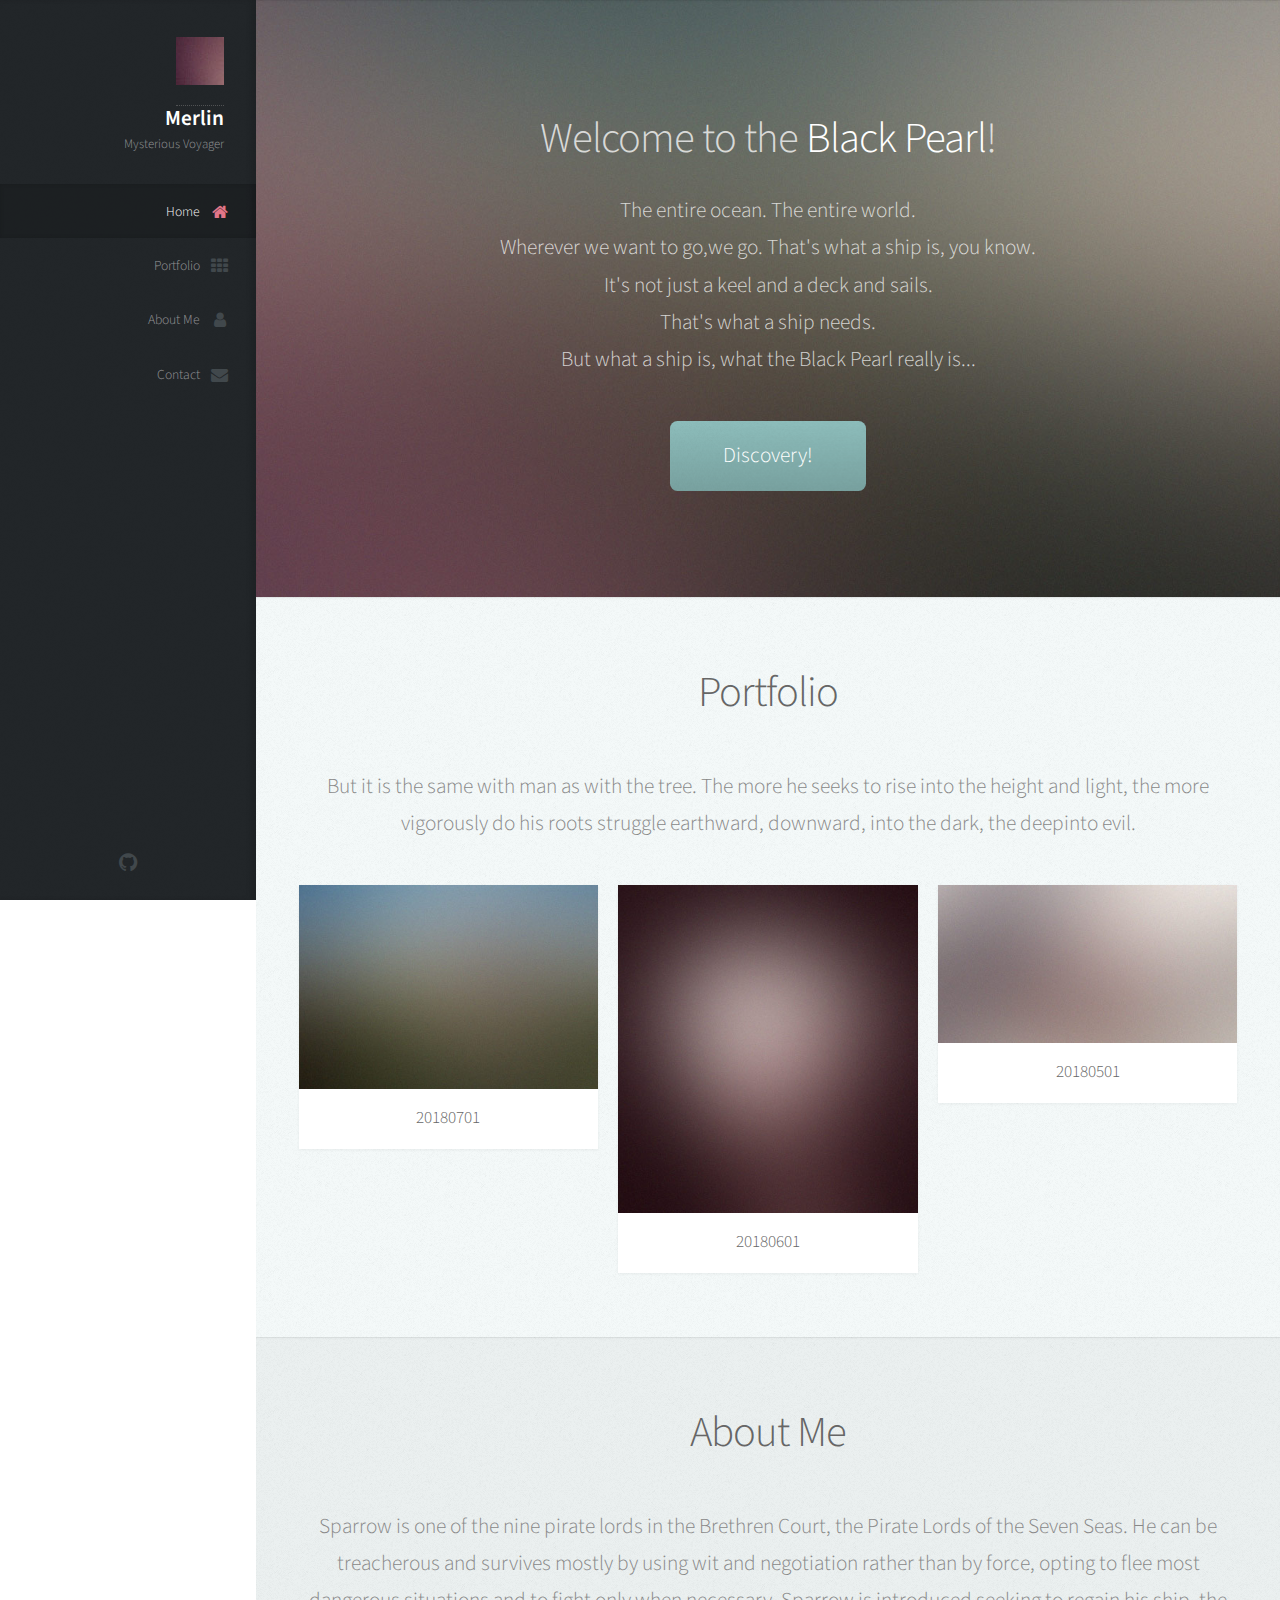
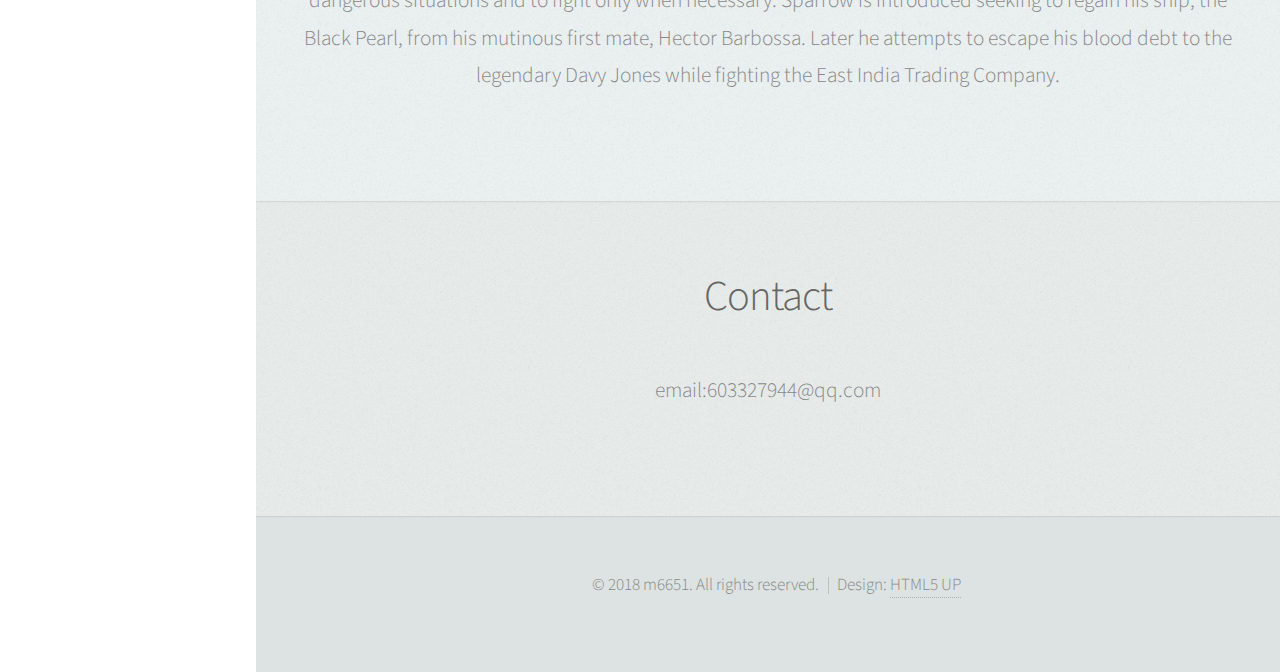
<file: index.html>
﻿<!DOCTYPE HTML>
<!--
	Prologue by HTML5 UP
	html5up.net | @ajlkn
	Free for personal and commercial use under the CCA 3.0 license (html5up.net/license)
    Personalised by MERLIN, 2018.7.1
-->
<html>
	<head>
		<title>Merlin HomePage</title>
		<meta charset="utf-8" />
		<meta name="viewport" content="width=device-width, initial-scale=1, user-scalable=no" />
		<link rel="stylesheet" href="assets/css/main.css" />
	</head>
	<body class="is-preload">

		<!-- Header -->
			<div id="header">

				<div class="top">

					<!-- Logo -->
						<div id="logo">
							<a href="https://m6651.github.io"><span class="image avatar48"><img src="images/avatar.jpg" alt="" /></span></a>
                            <a href="#about" id="about-link"><h1 id="title">Merlin</h1></a>
							<p>Mysterious Voyager</p>
						</div>

					<!-- Nav -->
						<nav id="nav">
							<ul>
								<li><a href="#top" id="top-link"><span class="icon fa-home">Home</span></a></li>
								<li><a href="#portfolio" id="portfolio-link"><span class="icon fa-th">Portfolio</span></a></li>
								<li><a href="#about" id="about-link"><span class="icon fa-user">About Me</span></a></li>
								<li><a href="#contact" id="contact-link"><span class="icon fa-envelope">Contact</span></a></li>
							</ul>
						</nav>

				</div>

				<div class="bottom">

					<!-- Social Icons -->
						<ul class="icons">
                            <li><a href="https://github.com/m6651" class="icon fa-github"><span class="label">Github</span></a></li>
							<!-- Back up
                            <li><a href="#" class="icon fa-twitter"><span class="label">Twitter</span></a></li>
							<li><a href="#" class="icon fa-facebook"><span class="label">Facebook</span></a></li>
							<li><a href="#" class="icon fa-dribbble"><span class="label">Dribbble</span></a></li>
							<li><a href="#" class="icon fa-envelope"><span class="label">Email</span></a></li>
                            -->
						</ul>

				</div>

			</div>

		<!-- Main -->
			<div id="main">

				<!-- Intro -->
					<section id="top" class="one dark cover">
						<div class="container">

							<header>
								<h2 class="alt">Welcome to the <strong>Black Pearl</strong>!</h2>
								<p>The entire ocean. The entire world.<br />
                                Wherever we want to go,we go. That's what a ship is, you know.<br />
                                It's not just a keel and a deck and sails.<br />
                                That's what a ship needs.<br />
                                But what a ship is, what the Black Pearl really is...<br /></p>
							</header>

							<footer>
								<a href="#portfolio" class="button scrolly">Discovery!</a>
							</footer>

						</div>
					</section>

				<!-- Portfolio -->
					<section id="portfolio" class="two">
						<div class="container">

							<header>
								<h2>Portfolio</h2>
							</header>

							<p>But it is the same with man as with the tree. 
                            The more he seeks to rise into the height and light, 
                            the more vigorously do his roots struggle earthward, 
                            downward, into the dark, the deepinto evil.</p>

							<div class="row">
								<div class="col-4 col-12-mobile">
									<article class="item">
										<a href="#" class="image fit"><img src="images/pic02.jpg" alt="" /></a>
										<header>
											<h3>20180701</h3>
										</header>
									</article>
								</div>
								<div class="col-4 col-12-mobile">
									<article class="item">
										<a href="#" class="image fit"><img src="images/pic04.jpg" alt="" /></a>
										<header>
											<h3>20180601</h3>
										</header>
									</article>
								</div>
								<div class="col-4 col-12-mobile">
									<article class="item">
										<a href="#" class="image fit"><img src="images/pic06.jpg" alt="" /></a>
										<header>
											<h3>20180501</h3>
										</header>
									</article>
							    </div>
							</div>

						</div>
					</section>

				<!-- About Me -->
					<section id="about" class="three">
						<div class="container">

							<header>
								<h2>About Me</h2>
							</header>
                            <p>Sparrow is one of the nine pirate lords in the Brethren Court, 
                            the Pirate Lords of the Seven Seas. 
                            He can be treacherous and survives mostly by using wit and negotiation rather than by force, 
                            opting to flee most dangerous situations and to fight only when necessary. 
                            Sparrow is introduced seeking to regain his ship, the Black Pearl, 
                            from his mutinous first mate, Hector Barbossa. 
                            Later he attempts to escape his blood debt to the legendary Davy Jones while fighting the East India Trading Company.</p>
						</div>
					</section>

				<!-- Contact -->
					<section id="contact" class="four">
						<div class="container">

							<header>
								<h2>Contact</h2>
							</header>
							<p>email:603327944@qq.com</p>
                        </div>
					</section>

			</div>

		<!-- Footer -->
			<div id="footer">

				<!-- Copyright -->
					<ul class="copyright">
						<li>&copy; 2018 m6651. All rights reserved.</li><li>Design: <a href="http://html5up.net">HTML5 UP</a></li>
					</ul>

			</div>

		<!-- Scripts -->
			<script src="assets/js/jquery.min.js"></script>
			<script src="assets/js/jquery.scrolly.min.js"></script>
			<script src="assets/js/jquery.scrollex.min.js"></script>
			<script src="assets/js/browser.min.js"></script>
			<script src="assets/js/breakpoints.min.js"></script>
			<script src="assets/js/util.js"></script>
			<script src="assets/js/main.js"></script>

	</body>
</html>
</file>
<file: assets/css/main.css>
@import url("font-awesome.min.css");
@import url("https://fonts.googleapis.com/css?family=Source+Sans+Pro:300,300italic,400,600");

/*
	Prologue by HTML5 UP
	html5up.net | @ajlkn
	Free for personal and commercial use under the CCA 3.0 license (html5up.net/license)
*/

html, body, div, span, applet, object,
iframe, h1, h2, h3, h4, h5, h6, p, blockquote,
pre, a, abbr, acronym, address, big, cite,
code, del, dfn, em, img, ins, kbd, q, s, samp,
small, strike, strong, sub, sup, tt, var, b,
u, i, center, dl, dt, dd, ol, ul, li, fieldset,
form, label, legend, table, caption, tbody,
tfoot, thead, tr, th, td, article, aside,
canvas, details, embed, figure, figcaption,
footer, header, hgroup, menu, nav, output, ruby,
section, summary, time, mark, audio, video {
	margin: 0;
	padding: 0;
	border: 0;
	font-size: 100%;
	font: inherit;
	vertical-align: baseline;}

article, aside, details, figcaption, figure,
footer, header, hgroup, menu, nav, section {
	display: block;}

body {
	line-height: 1;
}

ol, ul {
	list-style: none;
}

blockquote, q {
	quotes: none;
}

	blockquote:before, blockquote:after, q:before, q:after {
		content: '';
		content: none;
	}

table {
	border-collapse: collapse;
	border-spacing: 0;
}

body {
	-webkit-text-size-adjust: none;
}

mark {
	background-color: transparent;
	color: inherit;
}

input::-moz-focus-inner {
	border: 0;
	padding: 0;
}

input, select, textarea {
	-moz-appearance: none;
	-webkit-appearance: none;
	-ms-appearance: none;
	appearance: none;
}

/* Basic */

	html {
		box-sizing: border-box;
	}

	*, *:before, *:after {
		box-sizing: inherit;
	}

	body {
		background: #fff;
		font-family: 'Source Sans Pro', sans-serif;
		font-size: 19pt;
		font-weight: 300;
		line-height: 1.75em;
		color: #888;
	}

		body.is-preload *, body.is-preload *:before, body.is-preload *:after {
			-moz-animation: none !important;
			-webkit-animation: none !important;
			-ms-animation: none !important;
			animation: none !important;
			-moz-transition: none !important;
			-webkit-transition: none !important;
			-ms-transition: none !important;
			transition: none !important;
		}

	input, textarea, select {
		font-family: 'Source Sans Pro', sans-serif;
		font-size: 19pt;
		font-weight: 300;
		line-height: 1.75em;
		color: #888;
	}

	h1, h2, h3, h4, h5, h6 {
		font-weight: 300;
		color: #666;
		line-height: 1.5em;
	}

	h1 a, h2 a, h3 a, h4 a, h5 a, h6 a {
		color: inherit;
		text-decoration: none;
	}

		h1 a strong, h2 a strong, h3 a strong, h4 a strong, h5 a strong, h6 a strong {
			color: #333;
		}

	h2 {
		font-size: 2em;
		letter-spacing: -1px;
	}

		h2.alt {
			color: #888;
		}

			h2.alt strong {
				color: #666;
			}

	h3 {
		font-size: 1.5em;
	}

	header {
		margin: 0 0 2em 0;
	}

		header > p {
			margin: 1em 0 0 0;
		}

	footer {
		margin: 2em 0 0 0;
	}

	strong, b {
		font-weight: 300;
		color: #666;
	}

	em, i {
		font-style: italic;
	}

	a {
		text-decoration: none;
		color: inherit;
		border-bottom: dotted 1px rgba(128, 128, 128, 0.5);
		-moz-transition: color 0.35s ease-in-out, border-bottom-color 0.35s ease-in-out;
		-webkit-transition: color 0.35s ease-in-out, border-bottom-color 0.35s ease-in-out;
		-ms-transition: color 0.35s ease-in-out, border-bottom-color 0.35s ease-in-out;
		transition: color 0.35s ease-in-out, border-bottom-color 0.35s ease-in-out;
		outline: 0;
	}

		a:hover {
			color: #E27689;
			border-bottom-color: rgba(255, 255, 255, 0);
		}

	sub {
		position: relative;
		top: 0.5em;
		font-size: 0.8em;
	}

	sup {
		position: relative;
		top: -0.5em;
		font-size: 0.8em;
	}

	hr {
		border: 0;
		border-top: solid 1px #ddd;
	}

	blockquote {
		border-left: solid 0.5em #ddd;
		padding: 1em 0 1em 2em;
		font-style: italic;
	}

	p, ul, ol, dl, table {
		margin-bottom: 2em;
	}

	br.clear {
		clear: both;
	}

/* Container */

	.container {
		margin: 0 auto;
		max-width: 100%;
		width: 1400px;
	}

		@media screen and (min-width: 961px) and (max-width: 1880px) {

			.container {
				width: 1200px;
			}

		}

		@media screen and (min-width: 961px) and (max-width: 1620px) {

			.container {
				width: 960px;
			}

		}

		@media screen and (min-width: 961px) and (max-width: 1320px) {

			.container {
				width: 100%;
			}

		}

		@media screen and (max-width: 960px) {

			.container {
				width: 100%;
			}

		}

		@media screen and (max-width: 736px) {

			.container {
				width: 100%;
			}

		}

/* Row */

	.row {
		display: flex;
		flex-wrap: wrap;
		box-sizing: border-box;
		align-items: stretch;
	}

		.row > * {
			box-sizing: border-box;
		}

		.row.gtr-uniform > * > :last-child {
			margin-bottom: 0;
		}

		.row.aln-left {
			justify-content: flex-start;
		}

		.row.aln-center {
			justify-content: center;
		}

		.row.aln-right {
			justify-content: flex-end;
		}

		.row.aln-top {
			align-items: flex-start;
		}

		.row.aln-middle {
			align-items: center;
		}

		.row.aln-bottom {
			align-items: flex-end;
		}

		.row > .imp {
			order: -1;
		}

		.row > .col-1 {
			width: 8.3333333333%;
		}

		.row > .off-1 {
			margin-left: 8.3333333333%;
		}

		.row > .col-2 {
			width: 16.6666666667%;
		}

		.row > .off-2 {
			margin-left: 16.6666666667%;
		}

		.row > .col-3 {
			width: 25%;
		}

		.row > .off-3 {
			margin-left: 25%;
		}

		.row > .col-4 {
			width: 33.3333333333%;
		}

		.row > .off-4 {
			margin-left: 33.3333333333%;
		}

		.row > .col-5 {
			width: 41.6666666667%;
		}

		.row > .off-5 {
			margin-left: 41.6666666667%;
		}

		.row > .col-6 {
			width: 50%;
		}

		.row > .off-6 {
			margin-left: 50%;
		}

		.row > .col-7 {
			width: 58.3333333333%;
		}

		.row > .off-7 {
			margin-left: 58.3333333333%;
		}

		.row > .col-8 {
			width: 66.6666666667%;
		}

		.row > .off-8 {
			margin-left: 66.6666666667%;
		}

		.row > .col-9 {
			width: 75%;
		}

		.row > .off-9 {
			margin-left: 75%;
		}

		.row > .col-10 {
			width: 83.3333333333%;
		}

		.row > .off-10 {
			margin-left: 83.3333333333%;
		}

		.row > .col-11 {
			width: 91.6666666667%;
		}

		.row > .off-11 {
			margin-left: 91.6666666667%;
		}

		.row > .col-12 {
			width: 100%;
		}

		.row > .off-12 {
			margin-left: 100%;
		}

		.row.gtr-0 {
			margin-top: 0px;
			margin-left: 0px;
		}

			.row.gtr-0 > * {
				padding: 0px 0 0 0px;
			}

			.row.gtr-0.gtr-uniform {
				margin-top: 0px;
			}

				.row.gtr-0.gtr-uniform > * {
					padding-top: 0px;
				}

		.row.gtr-25 {
			margin-top: -10px;
			margin-left: -10px;
		}

			.row.gtr-25 > * {
				padding: 10px 0 0 10px;
			}

			.row.gtr-25.gtr-uniform {
				margin-top: -10px;
			}

				.row.gtr-25.gtr-uniform > * {
					padding-top: 10px;
				}

		.row.gtr-50 {
			margin-top: -20px;
			margin-left: -20px;
		}

			.row.gtr-50 > * {
				padding: 20px 0 0 20px;
			}

			.row.gtr-50.gtr-uniform {
				margin-top: -20px;
			}

				.row.gtr-50.gtr-uniform > * {
					padding-top: 20px;
				}

		.row {
			margin-top: -40px;
			margin-left: -40px;
		}

			.row > * {
				padding: 40px 0 0 40px;
			}

			.row.gtr-uniform {
				margin-top: -40px;
			}

				.row.gtr-uniform > * {
					padding-top: 40px;
				}

		.row.gtr-150 {
			margin-top: -60px;
			margin-left: -60px;
		}

			.row.gtr-150 > * {
				padding: 60px 0 0 60px;
			}

			.row.gtr-150.gtr-uniform {
				margin-top: -60px;
			}

				.row.gtr-150.gtr-uniform > * {
					padding-top: 60px;
				}

		.row.gtr-200 {
			margin-top: -80px;
			margin-left: -80px;
		}

			.row.gtr-200 > * {
				padding: 80px 0 0 80px;
			}

			.row.gtr-200.gtr-uniform {
				margin-top: -80px;
			}

				.row.gtr-200.gtr-uniform > * {
					padding-top: 80px;
				}

		@media screen and (min-width: 961px) and (max-width: 1880px) {

			.row {
				display: flex;
				flex-wrap: wrap;
				box-sizing: border-box;
				align-items: stretch;
			}

				.row > * {
					box-sizing: border-box;
				}

				.row.gtr-uniform > * > :last-child {
					margin-bottom: 0;
				}

				.row.aln-left {
					justify-content: flex-start;
				}

				.row.aln-center {
					justify-content: center;
				}

				.row.aln-right {
					justify-content: flex-end;
				}

				.row.aln-top {
					align-items: flex-start;
				}

				.row.aln-middle {
					align-items: center;
				}

				.row.aln-bottom {
					align-items: flex-end;
				}

				.row > .imp-wide {
					order: -1;
				}

				.row > .col-1-wide {
					width: 8.3333333333%;
				}

				.row > .off-1-wide {
					margin-left: 8.3333333333%;
				}

				.row > .col-2-wide {
					width: 16.6666666667%;
				}

				.row > .off-2-wide {
					margin-left: 16.6666666667%;
				}

				.row > .col-3-wide {
					width: 25%;
				}

				.row > .off-3-wide {
					margin-left: 25%;
				}

				.row > .col-4-wide {
					width: 33.3333333333%;
				}

				.row > .off-4-wide {
					margin-left: 33.3333333333%;
				}

				.row > .col-5-wide {
					width: 41.6666666667%;
				}

				.row > .off-5-wide {
					margin-left: 41.6666666667%;
				}

				.row > .col-6-wide {
					width: 50%;
				}

				.row > .off-6-wide {
					margin-left: 50%;
				}

				.row > .col-7-wide {
					width: 58.3333333333%;
				}

				.row > .off-7-wide {
					margin-left: 58.3333333333%;
				}

				.row > .col-8-wide {
					width: 66.6666666667%;
				}

				.row > .off-8-wide {
					margin-left: 66.6666666667%;
				}

				.row > .col-9-wide {
					width: 75%;
				}

				.row > .off-9-wide {
					margin-left: 75%;
				}

				.row > .col-10-wide {
					width: 83.3333333333%;
				}

				.row > .off-10-wide {
					margin-left: 83.3333333333%;
				}

				.row > .col-11-wide {
					width: 91.6666666667%;
				}

				.row > .off-11-wide {
					margin-left: 91.6666666667%;
				}

				.row > .col-12-wide {
					width: 100%;
				}

				.row > .off-12-wide {
					margin-left: 100%;
				}

				.row.gtr-0 {
					margin-top: 0px;
					margin-left: 0px;
				}

					.row.gtr-0 > * {
						padding: 0px 0 0 0px;
					}

					.row.gtr-0.gtr-uniform {
						margin-top: 0px;
					}

						.row.gtr-0.gtr-uniform > * {
							padding-top: 0px;
						}

				.row.gtr-25 {
					margin-top: -10px;
					margin-left: -10px;
				}

					.row.gtr-25 > * {
						padding: 10px 0 0 10px;
					}

					.row.gtr-25.gtr-uniform {
						margin-top: -10px;
					}

						.row.gtr-25.gtr-uniform > * {
							padding-top: 10px;
						}

				.row.gtr-50 {
					margin-top: -20px;
					margin-left: -20px;
				}

					.row.gtr-50 > * {
						padding: 20px 0 0 20px;
					}

					.row.gtr-50.gtr-uniform {
						margin-top: -20px;
					}

						.row.gtr-50.gtr-uniform > * {
							padding-top: 20px;
						}

				.row {
					margin-top: -40px;
					margin-left: -40px;
				}

					.row > * {
						padding: 40px 0 0 40px;
					}

					.row.gtr-uniform {
						margin-top: -40px;
					}

						.row.gtr-uniform > * {
							padding-top: 40px;
						}

				.row.gtr-150 {
					margin-top: -60px;
					margin-left: -60px;
				}

					.row.gtr-150 > * {
						padding: 60px 0 0 60px;
					}

					.row.gtr-150.gtr-uniform {
						margin-top: -60px;
					}

						.row.gtr-150.gtr-uniform > * {
							padding-top: 60px;
						}

				.row.gtr-200 {
					margin-top: -80px;
					margin-left: -80px;
				}

					.row.gtr-200 > * {
						padding: 80px 0 0 80px;
					}

					.row.gtr-200.gtr-uniform {
						margin-top: -80px;
					}

						.row.gtr-200.gtr-uniform > * {
							padding-top: 80px;
						}

		}

		@media screen and (min-width: 961px) and (max-width: 1620px) {

			.row {
				display: flex;
				flex-wrap: wrap;
				box-sizing: border-box;
				align-items: stretch;
			}

				.row > * {
					box-sizing: border-box;
				}

				.row.gtr-uniform > * > :last-child {
					margin-bottom: 0;
				}

				.row.aln-left {
					justify-content: flex-start;
				}

				.row.aln-center {
					justify-content: center;
				}

				.row.aln-right {
					justify-content: flex-end;
				}

				.row.aln-top {
					align-items: flex-start;
				}

				.row.aln-middle {
					align-items: center;
				}

				.row.aln-bottom {
					align-items: flex-end;
				}

				.row > .imp-normal {
					order: -1;
				}

				.row > .col-1-normal {
					width: 8.3333333333%;
				}

				.row > .off-1-normal {
					margin-left: 8.3333333333%;
				}

				.row > .col-2-normal {
					width: 16.6666666667%;
				}

				.row > .off-2-normal {
					margin-left: 16.6666666667%;
				}

				.row > .col-3-normal {
					width: 25%;
				}

				.row > .off-3-normal {
					margin-left: 25%;
				}

				.row > .col-4-normal {
					width: 33.3333333333%;
				}

				.row > .off-4-normal {
					margin-left: 33.3333333333%;
				}

				.row > .col-5-normal {
					width: 41.6666666667%;
				}

				.row > .off-5-normal {
					margin-left: 41.6666666667%;
				}

				.row > .col-6-normal {
					width: 50%;
				}

				.row > .off-6-normal {
					margin-left: 50%;
				}

				.row > .col-7-normal {
					width: 58.3333333333%;
				}

				.row > .off-7-normal {
					margin-left: 58.3333333333%;
				}

				.row > .col-8-normal {
					width: 66.6666666667%;
				}

				.row > .off-8-normal {
					margin-left: 66.6666666667%;
				}

				.row > .col-9-normal {
					width: 75%;
				}

				.row > .off-9-normal {
					margin-left: 75%;
				}

				.row > .col-10-normal {
					width: 83.3333333333%;
				}

				.row > .off-10-normal {
					margin-left: 83.3333333333%;
				}

				.row > .col-11-normal {
					width: 91.6666666667%;
				}

				.row > .off-11-normal {
					margin-left: 91.6666666667%;
				}

				.row > .col-12-normal {
					width: 100%;
				}

				.row > .off-12-normal {
					margin-left: 100%;
				}

				.row.gtr-0 {
					margin-top: 0px;
					margin-left: 0px;
				}

					.row.gtr-0 > * {
						padding: 0px 0 0 0px;
					}

					.row.gtr-0.gtr-uniform {
						margin-top: 0px;
					}

						.row.gtr-0.gtr-uniform > * {
							padding-top: 0px;
						}

				.row.gtr-25 {
					margin-top: -10px;
					margin-left: -10px;
				}

					.row.gtr-25 > * {
						padding: 10px 0 0 10px;
					}

					.row.gtr-25.gtr-uniform {
						margin-top: -10px;
					}

						.row.gtr-25.gtr-uniform > * {
							padding-top: 10px;
						}

				.row.gtr-50 {
					margin-top: -20px;
					margin-left: -20px;
				}

					.row.gtr-50 > * {
						padding: 20px 0 0 20px;
					}

					.row.gtr-50.gtr-uniform {
						margin-top: -20px;
					}

						.row.gtr-50.gtr-uniform > * {
							padding-top: 20px;
						}

				.row {
					margin-top: -40px;
					margin-left: -40px;
				}

					.row > * {
						padding: 40px 0 0 40px;
					}

					.row.gtr-uniform {
						margin-top: -40px;
					}

						.row.gtr-uniform > * {
							padding-top: 40px;
						}

				.row.gtr-150 {
					margin-top: -60px;
					margin-left: -60px;
				}

					.row.gtr-150 > * {
						padding: 60px 0 0 60px;
					}

					.row.gtr-150.gtr-uniform {
						margin-top: -60px;
					}

						.row.gtr-150.gtr-uniform > * {
							padding-top: 60px;
						}

				.row.gtr-200 {
					margin-top: -80px;
					margin-left: -80px;
				}

					.row.gtr-200 > * {
						padding: 80px 0 0 80px;
					}

					.row.gtr-200.gtr-uniform {
						margin-top: -80px;
					}

						.row.gtr-200.gtr-uniform > * {
							padding-top: 80px;
						}

		}

		@media screen and (min-width: 961px) and (max-width: 1320px) {

			.row {
				display: flex;
				flex-wrap: wrap;
				box-sizing: border-box;
				align-items: stretch;
			}

				.row > * {
					box-sizing: border-box;
				}

				.row.gtr-uniform > * > :last-child {
					margin-bottom: 0;
				}

				.row.aln-left {
					justify-content: flex-start;
				}

				.row.aln-center {
					justify-content: center;
				}

				.row.aln-right {
					justify-content: flex-end;
				}

				.row.aln-top {
					align-items: flex-start;
				}

				.row.aln-middle {
					align-items: center;
				}

				.row.aln-bottom {
					align-items: flex-end;
				}

				.row > .imp-narrow {
					order: -1;
				}

				.row > .col-1-narrow {
					width: 8.3333333333%;
				}

				.row > .off-1-narrow {
					margin-left: 8.3333333333%;
				}

				.row > .col-2-narrow {
					width: 16.6666666667%;
				}

				.row > .off-2-narrow {
					margin-left: 16.6666666667%;
				}

				.row > .col-3-narrow {
					width: 25%;
				}

				.row > .off-3-narrow {
					margin-left: 25%;
				}

				.row > .col-4-narrow {
					width: 33.3333333333%;
				}

				.row > .off-4-narrow {
					margin-left: 33.3333333333%;
				}

				.row > .col-5-narrow {
					width: 41.6666666667%;
				}

				.row > .off-5-narrow {
					margin-left: 41.6666666667%;
				}

				.row > .col-6-narrow {
					width: 50%;
				}

				.row > .off-6-narrow {
					margin-left: 50%;
				}

				.row > .col-7-narrow {
					width: 58.3333333333%;
				}

				.row > .off-7-narrow {
					margin-left: 58.3333333333%;
				}

				.row > .col-8-narrow {
					width: 66.6666666667%;
				}

				.row > .off-8-narrow {
					margin-left: 66.6666666667%;
				}

				.row > .col-9-narrow {
					width: 75%;
				}

				.row > .off-9-narrow {
					margin-left: 75%;
				}

				.row > .col-10-narrow {
					width: 83.3333333333%;
				}

				.row > .off-10-narrow {
					margin-left: 83.3333333333%;
				}

				.row > .col-11-narrow {
					width: 91.6666666667%;
				}

				.row > .off-11-narrow {
					margin-left: 91.6666666667%;
				}

				.row > .col-12-narrow {
					width: 100%;
				}

				.row > .off-12-narrow {
					margin-left: 100%;
				}

				.row.gtr-0 {
					margin-top: 0px;
					margin-left: 0px;
				}

					.row.gtr-0 > * {
						padding: 0px 0 0 0px;
					}

					.row.gtr-0.gtr-uniform {
						margin-top: 0px;
					}

						.row.gtr-0.gtr-uniform > * {
							padding-top: 0px;
						}

				.row.gtr-25 {
					margin-top: -5px;
					margin-left: -5px;
				}

					.row.gtr-25 > * {
						padding: 5px 0 0 5px;
					}

					.row.gtr-25.gtr-uniform {
						margin-top: -5px;
					}

						.row.gtr-25.gtr-uniform > * {
							padding-top: 5px;
						}

				.row.gtr-50 {
					margin-top: -10px;
					margin-left: -10px;
				}

					.row.gtr-50 > * {
						padding: 10px 0 0 10px;
					}

					.row.gtr-50.gtr-uniform {
						margin-top: -10px;
					}

						.row.gtr-50.gtr-uniform > * {
							padding-top: 10px;
						}

				.row {
					margin-top: -20px;
					margin-left: -20px;
				}

					.row > * {
						padding: 20px 0 0 20px;
					}

					.row.gtr-uniform {
						margin-top: -20px;
					}

						.row.gtr-uniform > * {
							padding-top: 20px;
						}

				.row.gtr-150 {
					margin-top: -30px;
					margin-left: -30px;
				}

					.row.gtr-150 > * {
						padding: 30px 0 0 30px;
					}

					.row.gtr-150.gtr-uniform {
						margin-top: -30px;
					}

						.row.gtr-150.gtr-uniform > * {
							padding-top: 30px;
						}

				.row.gtr-200 {
					margin-top: -40px;
					margin-left: -40px;
				}

					.row.gtr-200 > * {
						padding: 40px 0 0 40px;
					}

					.row.gtr-200.gtr-uniform {
						margin-top: -40px;
					}

						.row.gtr-200.gtr-uniform > * {
							padding-top: 40px;
						}

		}

		@media screen and (max-width: 960px) {

			.row {
				display: flex;
				flex-wrap: wrap;
				box-sizing: border-box;
				align-items: stretch;
			}

				.row > * {
					box-sizing: border-box;
				}

				.row.gtr-uniform > * > :last-child {
					margin-bottom: 0;
				}

				.row.aln-left {
					justify-content: flex-start;
				}

				.row.aln-center {
					justify-content: center;
				}

				.row.aln-right {
					justify-content: flex-end;
				}

				.row.aln-top {
					align-items: flex-start;
				}

				.row.aln-middle {
					align-items: center;
				}

				.row.aln-bottom {
					align-items: flex-end;
				}

				.row > .imp-narrower {
					order: -1;
				}

				.row > .col-1-narrower {
					width: 8.3333333333%;
				}

				.row > .off-1-narrower {
					margin-left: 8.3333333333%;
				}

				.row > .col-2-narrower {
					width: 16.6666666667%;
				}

				.row > .off-2-narrower {
					margin-left: 16.6666666667%;
				}

				.row > .col-3-narrower {
					width: 25%;
				}

				.row > .off-3-narrower {
					margin-left: 25%;
				}

				.row > .col-4-narrower {
					width: 33.3333333333%;
				}

				.row > .off-4-narrower {
					margin-left: 33.3333333333%;
				}

				.row > .col-5-narrower {
					width: 41.6666666667%;
				}

				.row > .off-5-narrower {
					margin-left: 41.6666666667%;
				}

				.row > .col-6-narrower {
					width: 50%;
				}

				.row > .off-6-narrower {
					margin-left: 50%;
				}

				.row > .col-7-narrower {
					width: 58.3333333333%;
				}

				.row > .off-7-narrower {
					margin-left: 58.3333333333%;
				}

				.row > .col-8-narrower {
					width: 66.6666666667%;
				}

				.row > .off-8-narrower {
					margin-left: 66.6666666667%;
				}

				.row > .col-9-narrower {
					width: 75%;
				}

				.row > .off-9-narrower {
					margin-left: 75%;
				}

				.row > .col-10-narrower {
					width: 83.3333333333%;
				}

				.row > .off-10-narrower {
					margin-left: 83.3333333333%;
				}

				.row > .col-11-narrower {
					width: 91.6666666667%;
				}

				.row > .off-11-narrower {
					margin-left: 91.6666666667%;
				}

				.row > .col-12-narrower {
					width: 100%;
				}

				.row > .off-12-narrower {
					margin-left: 100%;
				}

				.row.gtr-0 {
					margin-top: 0px;
					margin-left: 0px;
				}

					.row.gtr-0 > * {
						padding: 0px 0 0 0px;
					}

					.row.gtr-0.gtr-uniform {
						margin-top: 0px;
					}

						.row.gtr-0.gtr-uniform > * {
							padding-top: 0px;
						}

				.row.gtr-25 {
					margin-top: -5px;
					margin-left: -5px;
				}

					.row.gtr-25 > * {
						padding: 5px 0 0 5px;
					}

					.row.gtr-25.gtr-uniform {
						margin-top: -5px;
					}

						.row.gtr-25.gtr-uniform > * {
							padding-top: 5px;
						}

				.row.gtr-50 {
					margin-top: -10px;
					margin-left: -10px;
				}

					.row.gtr-50 > * {
						padding: 10px 0 0 10px;
					}

					.row.gtr-50.gtr-uniform {
						margin-top: -10px;
					}

						.row.gtr-50.gtr-uniform > * {
							padding-top: 10px;
						}

				.row {
					margin-top: -20px;
					margin-left: -20px;
				}

					.row > * {
						padding: 20px 0 0 20px;
					}

					.row.gtr-uniform {
						margin-top: -20px;
					}

						.row.gtr-uniform > * {
							padding-top: 20px;
						}

				.row.gtr-150 {
					margin-top: -30px;
					margin-left: -30px;
				}

					.row.gtr-150 > * {
						padding: 30px 0 0 30px;
					}

					.row.gtr-150.gtr-uniform {
						margin-top: -30px;
					}

						.row.gtr-150.gtr-uniform > * {
							padding-top: 30px;
						}

				.row.gtr-200 {
					margin-top: -40px;
					margin-left: -40px;
				}

					.row.gtr-200 > * {
						padding: 40px 0 0 40px;
					}

					.row.gtr-200.gtr-uniform {
						margin-top: -40px;
					}

						.row.gtr-200.gtr-uniform > * {
							padding-top: 40px;
						}

		}

		@media screen and (max-width: 736px) {

			.row {
				display: flex;
				flex-wrap: wrap;
				box-sizing: border-box;
				align-items: stretch;
			}

				.row > * {
					box-sizing: border-box;
				}

				.row.gtr-uniform > * > :last-child {
					margin-bottom: 0;
				}

				.row.aln-left {
					justify-content: flex-start;
				}

				.row.aln-center {
					justify-content: center;
				}

				.row.aln-right {
					justify-content: flex-end;
				}

				.row.aln-top {
					align-items: flex-start;
				}

				.row.aln-middle {
					align-items: center;
				}

				.row.aln-bottom {
					align-items: flex-end;
				}

				.row > .imp-mobile {
					order: -1;
				}

				.row > .col-1-mobile {
					width: 8.3333333333%;
				}

				.row > .off-1-mobile {
					margin-left: 8.3333333333%;
				}

				.row > .col-2-mobile {
					width: 16.6666666667%;
				}

				.row > .off-2-mobile {
					margin-left: 16.6666666667%;
				}

				.row > .col-3-mobile {
					width: 25%;
				}

				.row > .off-3-mobile {
					margin-left: 25%;
				}

				.row > .col-4-mobile {
					width: 33.3333333333%;
				}

				.row > .off-4-mobile {
					margin-left: 33.3333333333%;
				}

				.row > .col-5-mobile {
					width: 41.6666666667%;
				}

				.row > .off-5-mobile {
					margin-left: 41.6666666667%;
				}

				.row > .col-6-mobile {
					width: 50%;
				}

				.row > .off-6-mobile {
					margin-left: 50%;
				}

				.row > .col-7-mobile {
					width: 58.3333333333%;
				}

				.row > .off-7-mobile {
					margin-left: 58.3333333333%;
				}

				.row > .col-8-mobile {
					width: 66.6666666667%;
				}

				.row > .off-8-mobile {
					margin-left: 66.6666666667%;
				}

				.row > .col-9-mobile {
					width: 75%;
				}

				.row > .off-9-mobile {
					margin-left: 75%;
				}

				.row > .col-10-mobile {
					width: 83.3333333333%;
				}

				.row > .off-10-mobile {
					margin-left: 83.3333333333%;
				}

				.row > .col-11-mobile {
					width: 91.6666666667%;
				}

				.row > .off-11-mobile {
					margin-left: 91.6666666667%;
				}

				.row > .col-12-mobile {
					width: 100%;
				}

				.row > .off-12-mobile {
					margin-left: 100%;
				}

				.row.gtr-0 {
					margin-top: 0px;
					margin-left: 0px;
				}

					.row.gtr-0 > * {
						padding: 0px 0 0 0px;
					}

					.row.gtr-0.gtr-uniform {
						margin-top: 0px;
					}

						.row.gtr-0.gtr-uniform > * {
							padding-top: 0px;
						}

				.row.gtr-25 {
					margin-top: -5px;
					margin-left: -5px;
				}

					.row.gtr-25 > * {
						padding: 5px 0 0 5px;
					}

					.row.gtr-25.gtr-uniform {
						margin-top: -5px;
					}

						.row.gtr-25.gtr-uniform > * {
							padding-top: 5px;
						}

				.row.gtr-50 {
					margin-top: -10px;
					margin-left: -10px;
				}

					.row.gtr-50 > * {
						padding: 10px 0 0 10px;
					}

					.row.gtr-50.gtr-uniform {
						margin-top: -10px;
					}

						.row.gtr-50.gtr-uniform > * {
							padding-top: 10px;
						}

				.row {
					margin-top: -20px;
					margin-left: -20px;
				}

					.row > * {
						padding: 20px 0 0 20px;
					}

					.row.gtr-uniform {
						margin-top: -20px;
					}

						.row.gtr-uniform > * {
							padding-top: 20px;
						}

				.row.gtr-150 {
					margin-top: -30px;
					margin-left: -30px;
				}

					.row.gtr-150 > * {
						padding: 30px 0 0 30px;
					}

					.row.gtr-150.gtr-uniform {
						margin-top: -30px;
					}

						.row.gtr-150.gtr-uniform > * {
							padding-top: 30px;
						}

				.row.gtr-200 {
					margin-top: -40px;
					margin-left: -40px;
				}

					.row.gtr-200 > * {
						padding: 40px 0 0 40px;
					}

					.row.gtr-200.gtr-uniform {
						margin-top: -40px;
					}

						.row.gtr-200.gtr-uniform > * {
							padding-top: 40px;
						}

		}

/* Sections/Article */

	section, article {
		margin-bottom: 3em;
	}

		section > :last-child,
		section > .container, section:last-child, article > :last-child,
		article > .container, article:last-child {
			margin-bottom: 0;
		}

		.row > section, .row > article {
			margin-bottom: 0;
		}

/* Image */

	.image {
		display: inline-block;
		border: 0;
	}

		.image img {
			display: block;
			width: 100%;
		}

		.image.avatar48 {
			width: 48px;
			height: 48px;
			background: #f00;
		}

			.image.avatar48 img {
				width: 48px;
				height: 48px;
			}

		.image.fit {
			display: block;
			width: 100%;
		}

		.image.featured {
			display: block;
			width: 100%;
			margin: 0 0 2em 0;
		}

		.image.left {
			float: left;
			margin: 0 2em 2em 0;
		}

		.image.centered {
			display: block;
			margin: 0 0 2em 0;
		}

			.image.centered img {
				margin: 0 auto;
				width: auto;
			}

/* List */

	ul {
		list-style: disc;
		padding-left: 1em;
	}

		ul li {
			padding-left: 0.5em;
		}

	ol {
		list-style: decimal;
		padding-left: 1.25em;
	}

		ol li {
			padding-left: 0.25em;
		}

/* Icons */

	ul.icons {
		cursor: default;
		list-style: none;
		padding-left: 0;
	}

		ul.icons li {
			display: inline-block;
			padding-left: 0;
		}

		ul.icons a {
			display: inline-block;
			width: 2em;
			height: 2em;
			line-height: 2em;
			text-align: center;
			border: 0;
		}

/* Form */

	form label {
		display: block;
		text-align: left;
		margin-bottom: 0.5em;
	}

	form input[type="text"],
	form input[type="email"],
	form input[type="password"],
	form select,
	form textarea {
		position: relative;
		-webkit-appearance: none;
		display: block;
		border: 0;
		outline: 0;
		background: #fff;
		background: rgba(255, 255, 255, 0.75);
		width: 100%;
		border-radius: 0.35em;
		padding: 0.75em 1em 0.75em 1em;
		box-shadow: inset 0 0.1em 0.1em 0 rgba(0, 0, 0, 0.05);
		border: solid 1px rgba(0, 0, 0, 0.15);
		-moz-transition: all 0.35s ease-in-out;
		-webkit-transition: all 0.35s ease-in-out;
		-ms-transition: all 0.35s ease-in-out;
		transition: all 0.35s ease-in-out;
	}

		form input[type="text"]:focus,
		form input[type="email"]:focus,
		form input[type="password"]:focus,
		form select:focus,
		form textarea:focus {
			box-shadow: 0 0 2px 1px #8ebebc;
			background: #fff;
		}

	form input[type="text"],
	form input[type="email"],
	form input[type="password"],
	form select {
		line-height: 1.25em;
	}

	form textarea {
		min-height: 14em;
	}

	form ::-webkit-input-placeholder {
		color: #555 !important;
	}

	form :-moz-placeholder {
		color: #555 !important;
	}

	form ::-moz-placeholder {
		color: #555 !important;
	}

	form :-ms-input-placeholder {
		color: #555 !important;
	}

	form ::-moz-focus-inner {
		border: 0;
	}

/* Table */

	table {
		width: 100%;
		text-align: left;
	}

		table tbody tr:nth-child(2n+2) {
			background: #f4f4f4;
		}

		table td {
			padding: 0.5em 1em 0.5em 1em;
		}

		table th {
			text-align: left;
			padding: 0.5em 1em 0.5em 1em;
			color: #fff;
			background: #222729 url("images/overlay.png");
		}

		table thead {
			background: #444;
			color: #fff;
		}

		table tfoot {
			background: #eee;
		}

/* Button */

	input[type="button"],
	input[type="submit"],
	input[type="reset"],
	button,
	.button {
		position: relative;
		display: inline-block;
		border-radius: 0.35em;
		color: #fff !important;
		text-decoration: none;
		padding: 0.75em 2.5em 0.75em 2.5em;
		background-color: #8ebebc;
		border: 0;
		cursor: pointer;
		background-image: -moz-linear-gradient(top, rgba(0, 0, 0, 0), rgba(0, 0, 0, 0.15)), url("images/overlay.png");
		background-image: -webkit-linear-gradient(top, rgba(0, 0, 0, 0), rgba(0, 0, 0, 0.15)), url("images/overlay.png");
		background-image: -ms-linear-gradient(top, rgba(0, 0, 0, 0), rgba(0, 0, 0, 0.15)), url("images/overlay.png");
		background-image: linear-gradient(top, rgba(0, 0, 0, 0), rgba(0, 0, 0, 0.15)), url("images/overlay.png");
		-moz-transition: background-color 0.35s ease-in-out;
		-webkit-transition: background-color 0.35s ease-in-out;
		-ms-transition: background-color 0.35s ease-in-out;
		transition: background-color 0.35s ease-in-out;
	}

		input[type="button"]:hover,
		input[type="submit"]:hover,
		input[type="reset"]:hover,
		button:hover,
		.button:hover {
			background-color: #9ececc;
		}

		input[type="button"]:active,
		input[type="submit"]:active,
		input[type="reset"]:active,
		button:active,
		.button:active {
			background-color: #7eaeac;
		}

/* Item */

	.item {
		box-shadow: 0 0.05em 0.15em 0 rgba(0, 0, 0, 0.05);
		margin-bottom: 40px;
	}

		.item header {
			background: #fff;
			margin: 0;
			padding: 1em 0 1em 0;
			font-size: 0.8em;
		}

			.item header h3 {
				font-size: 1em;
			}

/* Icons */

	.icon {
		text-decoration: none;
	}

		.icon:before {
			display: inline-block;
			font-family: FontAwesome;
			font-size: 1.25em;
			text-decoration: none;
			font-style: normal;
			font-weight: normal;
			line-height: 1;
			-webkit-font-smoothing: antialiased;
			-moz-osx-font-smoothing: grayscale;
		}

		.icon > .label {
			display: none;
		}

/* Header */

	#header {
		display: -moz-flex;
		display: -webkit-flex;
		display: -ms-flex;
		display: flex;
		-moz-flex-direction: column;
		-webkit-flex-direction: column;
		-ms-flex-direction: column;
		flex-direction: column;
		-moz-justify-content: space-between;
		-webkit-justify-content: space-between;
		-ms-justify-content: space-between;
		justify-content: space-between;
		background: #222629 url("images/overlay.png");
		box-shadow: inset -0.25em 0 0.25em 0 rgba(0, 0, 0, 0.1);
		color: #fff;
		height: 100%;
		left: 0;
		overflow-y: auto;
		position: fixed;
		text-align: right;
		top: 0;
		width: 375px;
	}

		#header .top {
			-moz-flex-grow: 1;
			-webkit-flex-grow: 1;
			-ms-flex-grow: 1;
			flex-grow: 1;
		}

		#header .bottom {
			-moz-flex-shrink: 0;
			-webkit-flex-shrink: 0;
			-ms-flex-shrink: 0;
			flex-shrink: 0;
			padding: 1.5em 0 0.75em 0;
		}

			#header .bottom > :last-child {
				margin-bottom: 0;
			}

		#header .icons {
			font-size: 0.8em;
			text-align: center;
		}

			#header .icons a {
				color: #41484c;
				-moz-transition: color 0.35s ease-in-out;
				-webkit-transition: color 0.35s ease-in-out;
				-ms-transition: color 0.35s ease-in-out;
				transition: color 0.35s ease-in-out;
			}

				#header .icons a:hover {
					color: #fff;
				}

	#logo {
		position: relative;
		margin: 1.75em 1.5em 1.5em 1.5em;
		min-height: 48px;
		cursor: default;
	}

		#logo h1 {
			position: relative;
			color: #fff;
			font-weight: 600;
			font-size: 1em;
			line-height: 1em;
		}

		#logo p {
			position: relative;
			display: block;
			font-size: 0.6em;
			color: rgba(255, 255, 255, 0.5);
			line-height: 1.25em;
			margin: 0.5em 0 0 0;
		}

		#logo .image {
			position: absolute;
			left: 0;
			top: 0;
		}

	#nav ul {
		list-style: none;
		padding-left: 0;
		margin-bottom: 0;
	}

		#nav ul li {
			padding-left: 0;
		}

			#nav ul li a {
				display: block;
				padding: 0.5em 1.5em 0.5em 1.5em;
				color: rgba(255, 255, 255, 0.5);
				text-decoration: none;
				outline: 0;
				border: 0;
				-moz-transition: none;
				-webkit-transition: none;
				-ms-transition: none;
				transition: none;
			}

				#nav ul li a span {
					position: relative;
					display: block;
					font-size: 0.8em;
				}

					#nav ul li a span:before {
						position: absolute;
						left: 0;
						color: #41484c;
						text-align: center;
						width: 1.25em;
						line-height: 1.75em;
					}

				#nav ul li a.active {
					background: rgba(0, 0, 0, 0.15);
					box-shadow: inset 0 0 0.25em 0 rgba(0, 0, 0, 0.125);
					color: #fff;
				}

					#nav ul li a.active span:before {
						color: #e27689;
					}

/* Footer */

	#footer {
		margin-left: 375px;
		text-align: center;
		background-color: #dce3e2;
		padding: 3em 0 4em 0;
		box-shadow: inset 0 1px 0 0 rgba(0, 0, 0, 0.05), inset 0 0.1em 0.1em 0 rgba(0, 0, 0, 0.025);
		font-size: 0.8em;
	}

		#footer .copyright {
			cursor: default;
			margin: 0;
		}

			#footer .copyright li {
				display: inline-block;
				line-height: 1em;
				border-left: solid 1px rgba(128, 128, 128, 0.35);
				padding: 0 0 0 0.5em;
				margin: 0 0 0 0.5em;
			}

				#footer .copyright li:first-child {
					border-left: 0;
					padding-left: 0;
					margin-left: 0;
				}

/* Main */

	#main {
		margin-left: 375px;
	}

		#main > section {
			margin: 0;
			overflow: hidden;
			padding: 4em 0;
			box-shadow: inset 0 1px 0 0 rgba(0, 0, 0, 0.05), inset 0 0.1em 0.1em 0 rgba(0, 0, 0, 0.025);
			text-align: center;
			background-image: url("images/overlay.png");
		}

			#main > section.dark {
				color: #ddd;
				color: rgba(255, 255, 255, 0.75);
			}

				#main > section.dark h2, #main > section.dark h3, #main > section.dark h4, #main > section.dark h5, #main > section.dark h6 {
					color: inherit;
				}

				#main > section.dark strong {
					color: #fff;
					border-color: inherit;
				}

				#main > section.dark a {
					color: #fff;
					border-color: inherit;
				}

					#main > section.dark a:hover {
						border-bottom-color: rgba(255, 255, 255, 0);
					}

			#main > section.cover {
				padding: 10em 0;
				background-size: cover;
				background-position: center center;
			}

			#main > section.one {
				background-color: #81918E;
				background-image: url("../../images/banner.jpg");
			}

			#main > section.two {
				background-color: #f5fafa;
			}

			#main > section.three {
				background-color: #ecf1f1;
			}

			#main > section.four {
				background-color: #e8edec;
			}

/* Wide */

	@media screen and (min-width: 961px) and (max-width: 1880px) {

		/* Basic */

			body, input, textarea, select {
				font-size: 17pt;
			}

		/* Header */

			#header {
				width: 300px;
			}

		/* Footer */

			#footer {
				margin-left: 300px;
			}

		/* Main */

			#main {
				margin-left: 300px;
			}

	}

/* Normal */

	@media screen and (min-width: 961px) and (max-width: 1620px) {

		/* Main */

			#main > section {
				padding: 3em 0;
			}

			#main section.cover {
				padding: 5em 0;
			}

	}

/* Narrow */

	@media screen and (min-width: 961px) and (max-width: 1320px) {

		/* Basic */

			body, input, textarea, select {
				font-size: 16pt;
			}

			.container {
				padding: 0 2em 0 2em;
			}

		/* Icons */

			ul.icons li a {
				width: 1.75em;
			}

		/* Item */

			.item {
				margin-bottom: 20px;
			}

		/* Header */

			#header {
				width: 20%;
			}

			#logo .image {
				position: relative;
				margin: 0 0 0.5em 0;
			}

			#nav ul li a {
				font-size: 0.8em;
				padding-top: 0.5em;
				padding-bottom: 0.5em;
			}

				#nav ul li a span {
					padding-right: 2.25em;
				}

					#nav ul li a span:before {
						left: 100%;
						margin-left: -1.25em;
						line-height: 2.25em;
					}

		/* Footer */

			#footer {
				margin-left: 20%;
			}

		/* Main */

			#main {
				margin-left: 20%;
			}

	}

/* Narrower */

	#headerToggle {
		display: none;
	}

	@media screen and (max-width: 960px) {

		/* Basic */

			html, body {
				overflow-x: hidden;
			}

			body, input, textarea, select {
				font-size: 16pt;
			}

			header br {
				display: none;
			}

			.container {
				padding: 0 2em 0 2em;
			}

		/* Item */

			.item {
				margin-bottom: 15px;
			}

		/* Icons */

			ul.icons a {
				width: 1.75em;
				font-size: 1.25em;
			}

		/* Header */

			#header {
				-moz-backface-visibility: hidden;
				-webkit-backface-visibility: hidden;
				-ms-backface-visibility: hidden;
				backface-visibility: hidden;
				-moz-transform: translateX(-275px);
				-webkit-transform: translateX(-275px);
				-ms-transform: translateX(-275px);
				transform: translateX(-275px);
				-moz-transition: -moz-transform 0.5s ease;
				-webkit-transition: -webkit-transform 0.5s ease;
				-ms-transition: -ms-transform 0.5s ease;
				transition: transform 0.5s ease;
				-webkit-overflow-scrolling: touch;
				display: block;
				height: 100%;
				left: 0;
				overflow-y: auto;
				position: fixed;
				top: 0;
				width: 275px;
				z-index: 10002;
				width: 275px;
				background: #222729 url("images/overlay.png");
				box-shadow: inset -0.25em 0 0.25em 0 rgba(0, 0, 0, 0.125);
			}

				#header .top {
					position: relative;
				}

				#header .bottom {
					border-top: solid 1px rgba(255, 255, 255, 0.05);
					box-shadow: 0 -1px 0 0 rgba(0, 0, 0, 0.15);
					padding-top: 2em;
					margin-top: 2em;
					position: relative;
				}

			#logo {
				margin: 1.5em 1.25em 1.25em 1.25em;
			}

			#nav ul li a {
				padding: 0.5em 1.25em 0.5em 1.25em;
			}

			#headerToggle {
				-moz-backface-visibility: hidden;
				-webkit-backface-visibility: hidden;
				-ms-backface-visibility: hidden;
				backface-visibility: hidden;
				-moz-transition: -moz-transform 0.5s ease;
				-webkit-transition: -webkit-transform 0.5s ease;
				-ms-transition: -ms-transform 0.5s ease;
				transition: transform 0.5s ease;
				display: block;
				height: 2.25em;
				left: 0;
				position: fixed;
				top: 0;
				width: 3.25em;
				z-index: 10001;
			}

				#headerToggle .toggle {
					position: absolute;
					left: 0;
					top: 0;
					width: 100%;
					height: 100%;
					outline: 0;
					border: 0;
				}

					#headerToggle .toggle:before {
						font-family: FontAwesome;
						text-decoration: none;
						font-style: normal;
						font-weight: normal;
						-webkit-font-smoothing: antialiased;
						-moz-osx-font-smoothing: grayscale;
						content: '\f0c9';
						color: #fff;
						font-size: 18px;
						line-height: 2.25em;
						background: rgba(128, 136, 144, 0.5);
						border-radius: 0.35em;
						text-align: center;
						position: absolute;
						left: 0.5em;
						top: 0.5em;
						display: block;
						width: 3.25em;
						height: 2.25em;
						line-height: 2.25em;
					}

			body.header-visible #main {
				-moz-transform: translateX(275px);
				-webkit-transform: translateX(275px);
				-ms-transform: translateX(275px);
				transform: translateX(275px);
			}

			body.header-visible #headerToggle {
				-moz-transform: translateX(275px);
				-webkit-transform: translateX(275px);
				-ms-transform: translateX(275px);
				transform: translateX(275px);
			}

			body.header-visible #header {
				-moz-transform: translateX(0);
				-webkit-transform: translateX(0);
				-ms-transform: translateX(0);
				transform: translateX(0);
			}

		/* Footer */

			#footer {
				margin-left: 0;
			}

		/* Main */

			#main {
				-moz-backface-visibility: hidden;
				-webkit-backface-visibility: hidden;
				-ms-backface-visibility: hidden;
				backface-visibility: hidden;
				-moz-transition: -moz-transform 0.5s ease;
				-webkit-transition: -webkit-transform 0.5s ease;
				-ms-transition: -ms-transform 0.5s ease;
				transition: transform 0.5s ease;
				padding-bottom: 1px;
				margin-left: 0;
			}

				#main > section {
					padding: 3em 0;
				}

				#main section.cover {
					padding: 4em 0;
				}

	}

/* Mobile */

	@media screen and (max-width: 736px) {

		/* Basic */

			body, input, textarea, select {
				font-size: 14pt;
			}

			h2 {
				font-size: 1.5em;
				letter-spacing: 0;
				font-weight: 300;
			}

			.container {
				padding: 0 15px 0 15px;
			}

		/* List */

			ul.icons a {
				width: 2em;
				font-size: 1.25em;
			}

		/* Main */

			#main > section {
				padding: 2em 0;
			}

			#main section.cover {
				padding: 4em 0em;
			}

				#main section.cover header {
					padding: 0 1em;
				}

		/* Footer */

			#footer .copyright li {
				display: block;
				line-height: 1.25em;
				border: 0;
				padding: 0;
				margin: 1em 0 0 0;
			}

				#footer .copyright li:first-child {
					margin-top: 0;
				}

	}
</file>
